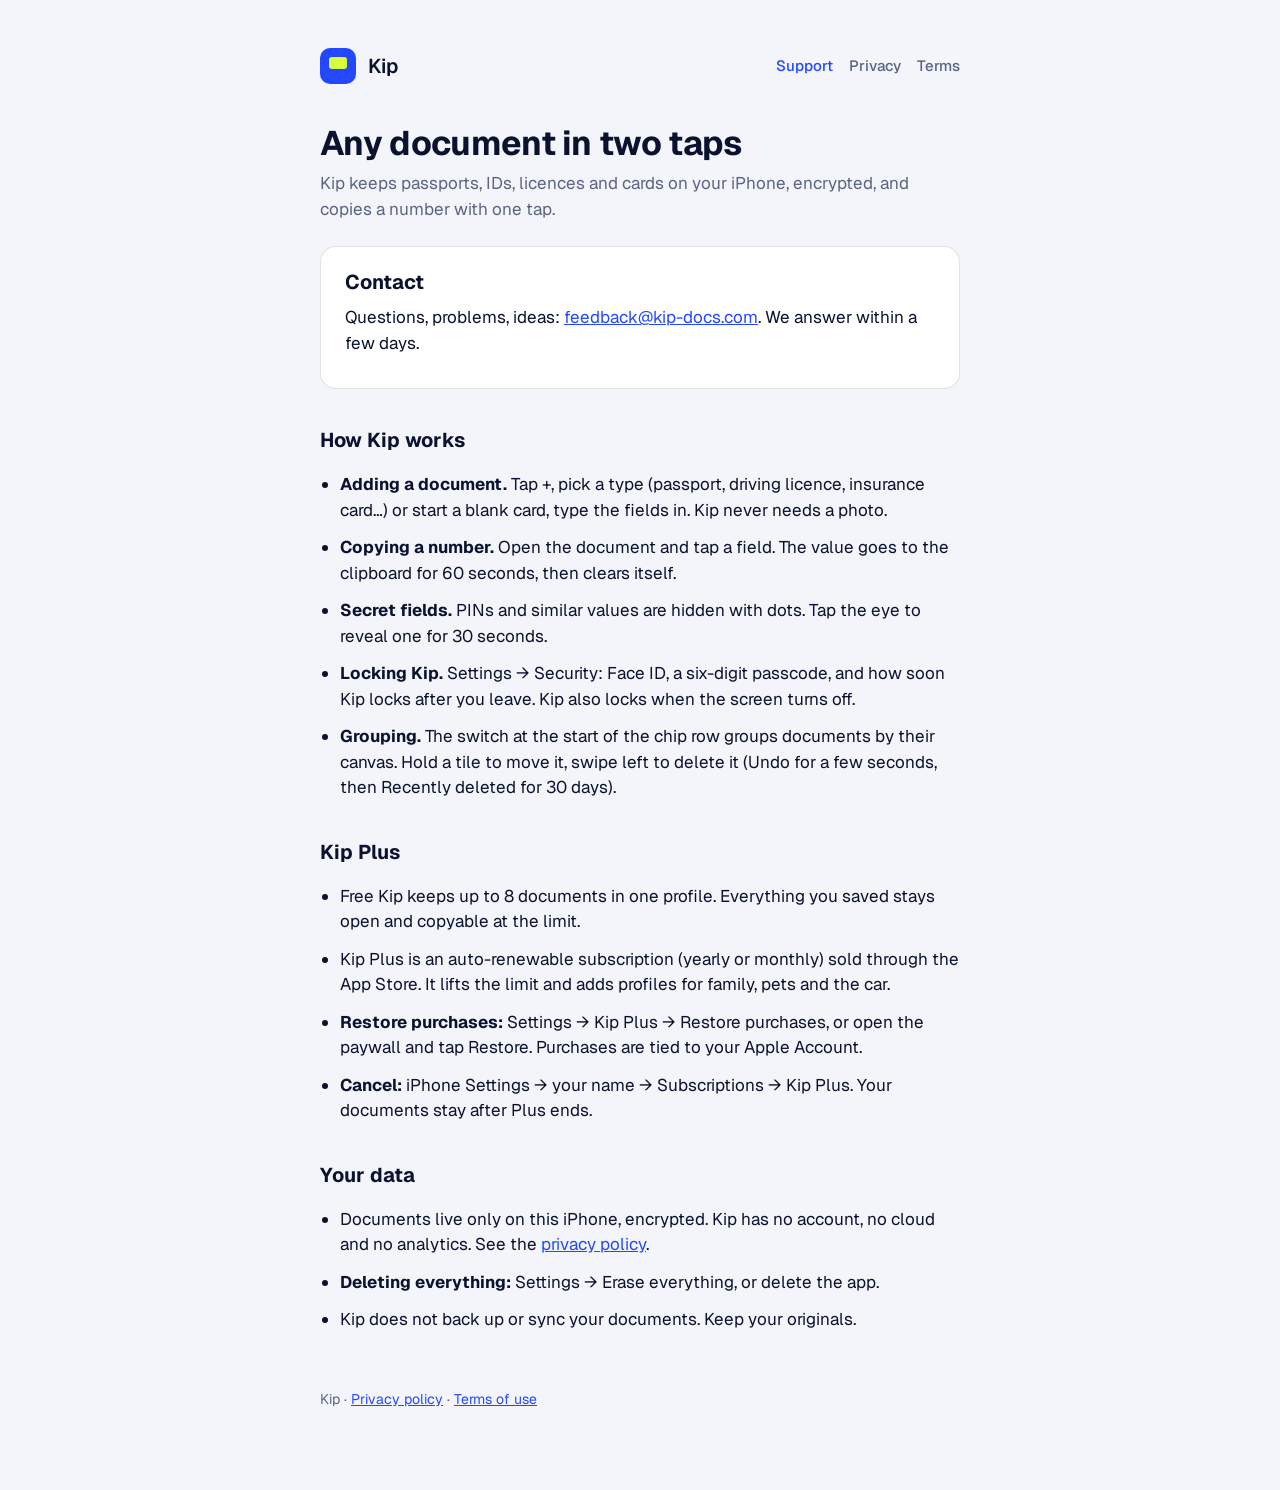
<file: index.html>
<!doctype html>
<html lang="en">
<head>
<meta charset="utf-8">
<meta name="viewport" content="width=device-width, initial-scale=1">
<title>Kip · Support</title>
<link rel="preconnect" href="https://fonts.googleapis.com">
<link href="https://fonts.googleapis.com/css2?family=Geist:wght@400;500;600;700&display=swap" rel="stylesheet">
<link rel="stylesheet" href="styles.css">
</head>
<body>
<main>
<header><span class="mark" aria-hidden="true"></span><a href="./">Kip</a>
<nav><a href="./" aria-current="page">Support</a><a href="privacy.html">Privacy</a><a href="terms.html">Terms</a></nav></header>

<h1>Any document in two taps</h1>
<p class="lede">Kip keeps passports, IDs, licences and cards on your iPhone, encrypted, and copies a number with one tap.</p>

<div class="card">
<h2 style="margin-top:0">Contact</h2>
<p>Questions, problems, ideas: <a href="mailto:feedback@kip-docs.com">feedback@kip-docs.com</a>. We answer within a few days.</p>
</div>

<h2>How Kip works</h2>
<ul>
<li><strong>Adding a document.</strong> Tap +, pick a type (passport, driving licence, insurance card…) or start a blank card, type the fields in. Kip never needs a photo.</li>
<li><strong>Copying a number.</strong> Open the document and tap a field. The value goes to the clipboard for 60 seconds, then clears itself.</li>
<li><strong>Secret fields.</strong> PINs and similar values are hidden with dots. Tap the eye to reveal one for 30 seconds.</li>
<li><strong>Locking Kip.</strong> Settings → Security: Face ID, a six-digit passcode, and how soon Kip locks after you leave. Kip also locks when the screen turns off.</li>
<li><strong>Grouping.</strong> The switch at the start of the chip row groups documents by their canvas. Hold a tile to move it, swipe left to delete it (Undo for a few seconds, then Recently deleted for 30 days).</li>
</ul>

<h2>Kip Plus</h2>
<ul>
<li>Free Kip keeps up to 8 documents in one profile. Everything you saved stays open and copyable at the limit.</li>
<li>Kip Plus is an auto-renewable subscription (yearly or monthly) sold through the App Store. It lifts the limit and adds profiles for family, pets and the car.</li>
<li><strong>Restore purchases:</strong> Settings → Kip Plus → Restore purchases, or open the paywall and tap Restore. Purchases are tied to your Apple Account.</li>
<li><strong>Cancel:</strong> iPhone Settings → your name → Subscriptions → Kip Plus. Your documents stay after Plus ends.</li>
</ul>

<h2>Your data</h2>
<ul>
<li>Documents live only on this iPhone, encrypted. Kip has no account, no cloud and no analytics. See the <a href="privacy.html">privacy policy</a>.</li>
<li><strong>Deleting everything:</strong> Settings → Erase everything, or delete the app.</li>
<li>Kip does not back up or sync your documents. Keep your originals.</li>
</ul>

<footer>Kip · <a href="privacy.html">Privacy policy</a> · <a href="terms.html">Terms of use</a></footer>
</main>
</body>
</html>
</file>
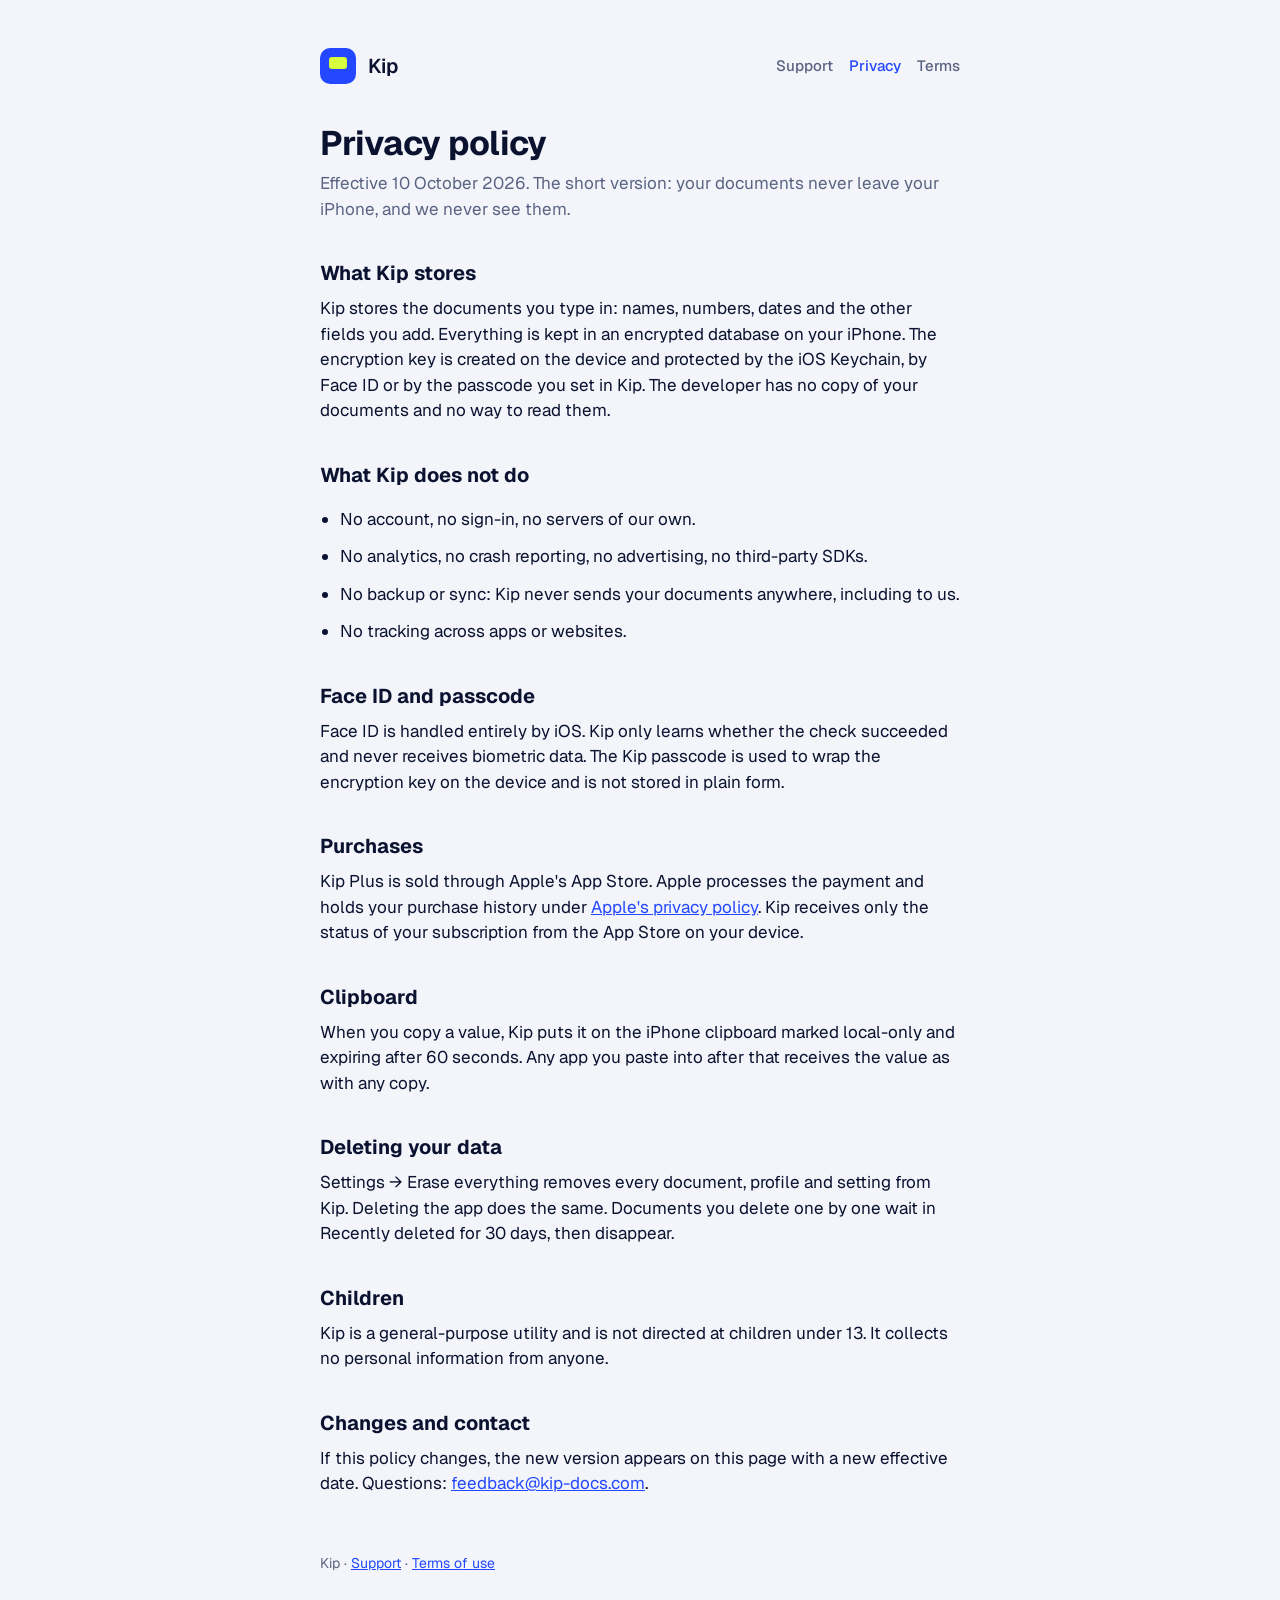
<file: privacy.html>
<!doctype html>
<html lang="en">
<head>
<meta charset="utf-8">
<meta name="viewport" content="width=device-width, initial-scale=1">
<title>Kip · Privacy policy</title>
<link rel="preconnect" href="https://fonts.googleapis.com">
<link href="https://fonts.googleapis.com/css2?family=Geist:wght@400;500;600;700&display=swap" rel="stylesheet">
<link rel="stylesheet" href="styles.css">
</head>
<body>
<main>
<header><span class="mark" aria-hidden="true"></span><a href="./">Kip</a>
<nav><a href="./">Support</a><a href="privacy.html" aria-current="page">Privacy</a><a href="terms.html">Terms</a></nav></header>

<h1>Privacy policy</h1>
<p class="lede">Effective 10 October 2026. The short version: your documents never leave your iPhone, and we never see them.</p>

<h2>What Kip stores</h2>
<p>Kip stores the documents you type in: names, numbers, dates and the other fields you add. Everything is kept in an encrypted database on your iPhone. The encryption key is created on the device and protected by the iOS Keychain, by Face ID or by the passcode you set in Kip. The developer has no copy of your documents and no way to read them.</p>

<h2>What Kip does not do</h2>
<ul>
<li>No account, no sign-in, no servers of our own.</li>
<li>No analytics, no crash reporting, no advertising, no third-party SDKs.</li>
<li>No backup or sync: Kip never sends your documents anywhere, including to us.</li>
<li>No tracking across apps or websites.</li>
</ul>

<h2>Face ID and passcode</h2>
<p>Face ID is handled entirely by iOS. Kip only learns whether the check succeeded and never receives biometric data. The Kip passcode is used to wrap the encryption key on the device and is not stored in plain form.</p>

<h2>Purchases</h2>
<p>Kip Plus is sold through Apple's App Store. Apple processes the payment and holds your purchase history under <a href="https://www.apple.com/legal/privacy/">Apple's privacy policy</a>. Kip receives only the status of your subscription from the App Store on your device.</p>

<h2>Clipboard</h2>
<p>When you copy a value, Kip puts it on the iPhone clipboard marked local-only and expiring after 60 seconds. Any app you paste into after that receives the value as with any copy.</p>

<h2>Deleting your data</h2>
<p>Settings → Erase everything removes every document, profile and setting from Kip. Deleting the app does the same. Documents you delete one by one wait in Recently deleted for 30 days, then disappear.</p>

<h2>Children</h2>
<p>Kip is a general-purpose utility and is not directed at children under 13. It collects no personal information from anyone.</p>

<h2>Changes and contact</h2>
<p>If this policy changes, the new version appears on this page with a new effective date. Questions: <a href="mailto:feedback@kip-docs.com">feedback@kip-docs.com</a>.</p>

<footer>Kip · <a href="./">Support</a> · <a href="terms.html">Terms of use</a></footer>
</main>
</body>
</html>
</file>
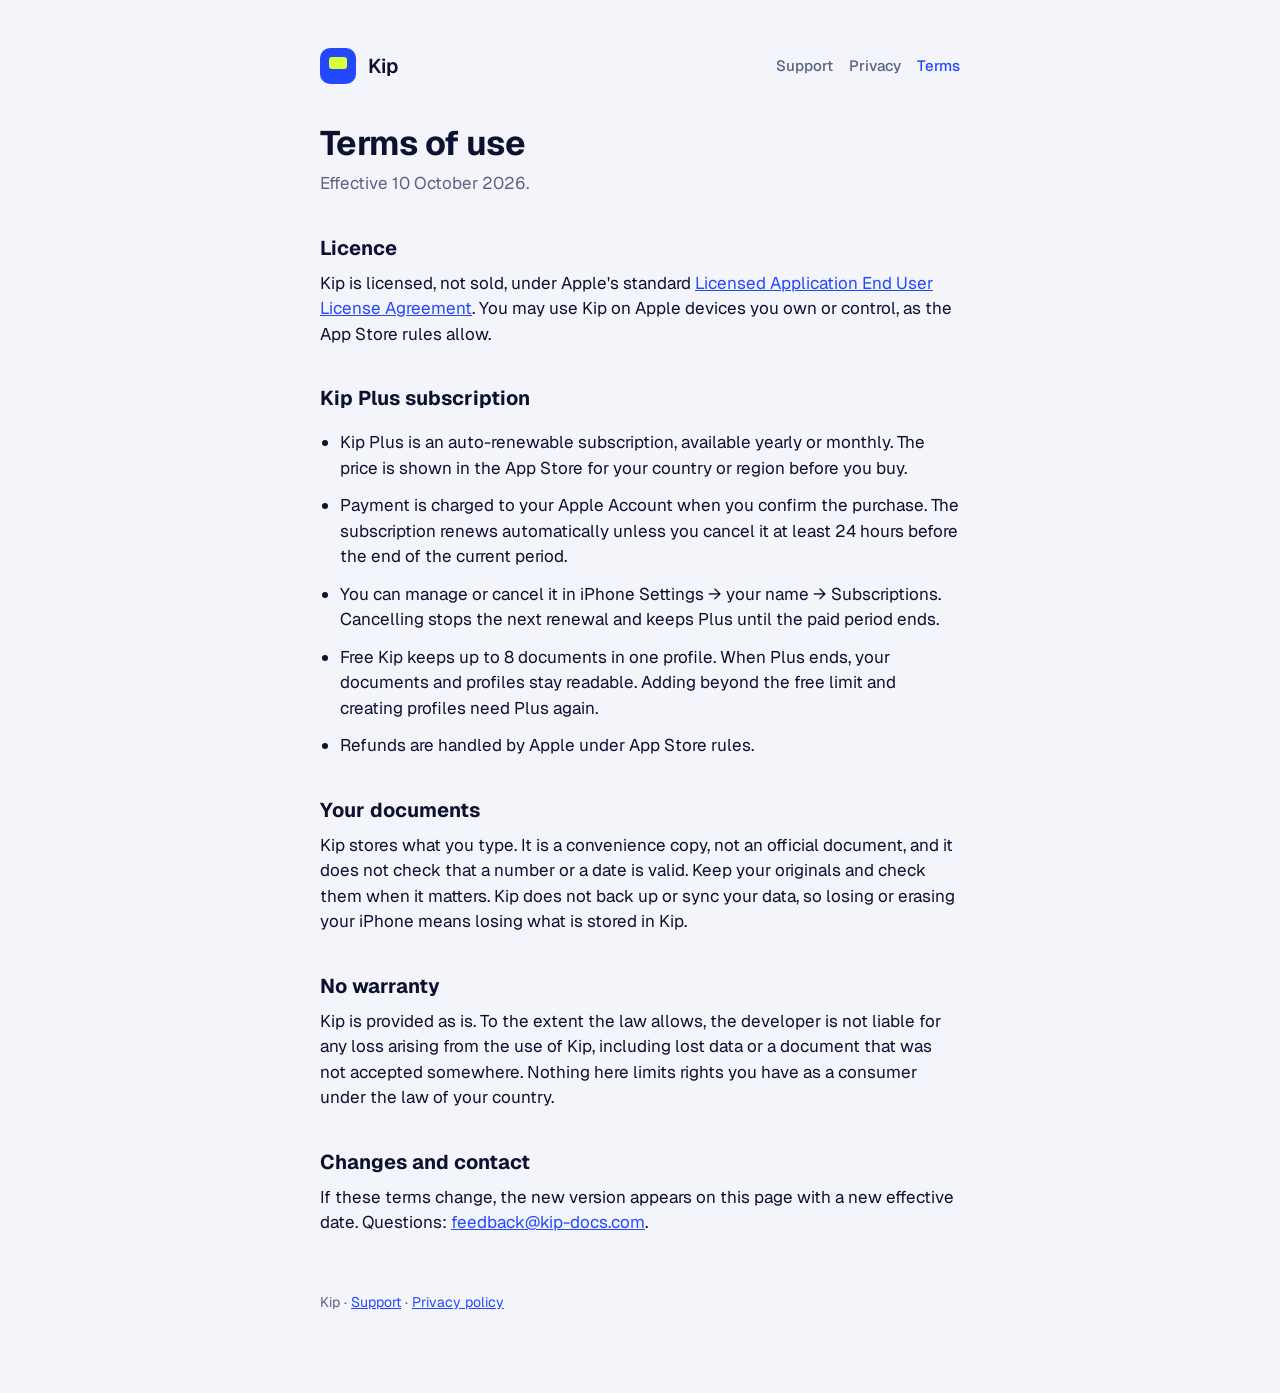
<file: terms.html>
<!doctype html>
<html lang="en">
<head>
<meta charset="utf-8">
<meta name="viewport" content="width=device-width, initial-scale=1">
<title>Kip · Terms of use</title>
<link rel="preconnect" href="https://fonts.googleapis.com">
<link href="https://fonts.googleapis.com/css2?family=Geist:wght@400;500;600;700&display=swap" rel="stylesheet">
<link rel="stylesheet" href="styles.css">
</head>
<body>
<main>
<header><span class="mark" aria-hidden="true"></span><a href="./">Kip</a>
<nav><a href="./">Support</a><a href="privacy.html">Privacy</a><a href="terms.html" aria-current="page">Terms</a></nav></header>

<h1>Terms of use</h1>
<p class="lede">Effective 10 October 2026.</p>

<h2>Licence</h2>
<p>Kip is licensed, not sold, under Apple's standard <a href="https://www.apple.com/legal/internet-services/itunes/dev/stdeula/">Licensed Application End User License Agreement</a>. You may use Kip on Apple devices you own or control, as the App Store rules allow.</p>

<h2>Kip Plus subscription</h2>
<ul>
<li>Kip Plus is an auto-renewable subscription, available yearly or monthly. The price is shown in the App Store for your country or region before you buy.</li>
<li>Payment is charged to your Apple Account when you confirm the purchase. The subscription renews automatically unless you cancel it at least 24 hours before the end of the current period.</li>
<li>You can manage or cancel it in iPhone Settings → your name → Subscriptions. Cancelling stops the next renewal and keeps Plus until the paid period ends.</li>
<li>Free Kip keeps up to 8 documents in one profile. When Plus ends, your documents and profiles stay readable. Adding beyond the free limit and creating profiles need Plus again.</li>
<li>Refunds are handled by Apple under App Store rules.</li>
</ul>

<h2>Your documents</h2>
<p>Kip stores what you type. It is a convenience copy, not an official document, and it does not check that a number or a date is valid. Keep your originals and check them when it matters. Kip does not back up or sync your data, so losing or erasing your iPhone means losing what is stored in Kip.</p>

<h2>No warranty</h2>
<p>Kip is provided as is. To the extent the law allows, the developer is not liable for any loss arising from the use of Kip, including lost data or a document that was not accepted somewhere. Nothing here limits rights you have as a consumer under the law of your country.</p>

<h2>Changes and contact</h2>
<p>If these terms change, the new version appears on this page with a new effective date. Questions: <a href="mailto:feedback@kip-docs.com">feedback@kip-docs.com</a>.</p>

<footer>Kip · <a href="./">Support</a> · <a href="privacy.html">Privacy policy</a></footer>
</main>
</body>
</html>
</file>
<file: styles.css>
:root {
  --bg: #f3f5fa; --surface: #ffffff; --ink: #0a1230; --muted: #5a6482; --line: rgba(10, 18, 48, 0.12);
  --electric: #2448ff; --volt: #d7ff3d;
}
@media (prefers-color-scheme: dark) {
  :root { --bg: #0a1230; --surface: #141b3a; --ink: #f3f5fa; --muted: #a9b2cc; --line: rgba(243, 245, 250, 0.14); }
}
* { box-sizing: border-box; }
body { margin: 0; background: var(--bg); color: var(--ink); font: 17px/1.5 Geist, -apple-system, system-ui, sans-serif; }
main { max-width: 680px; margin: 0 auto; padding: 48px 20px 80px; }
header { display: flex; align-items: center; gap: 12px; margin-bottom: 40px; }
header a { color: var(--ink); text-decoration: none; font-weight: 600; font-size: 20px; }
.mark { width: 36px; height: 36px; border-radius: 10px; background: var(--electric); position: relative; }
.mark::after { content: ""; position: absolute; left: 9px; top: 9px; width: 18px; height: 12px; border-radius: 3px; background: var(--volt); }
nav { margin-left: auto; display: flex; gap: 16px; }
nav a { font-size: 15px; font-weight: 500; color: var(--muted); }
nav a[aria-current] { color: var(--electric); }
h1 { font-size: 34px; line-height: 1.15; letter-spacing: -0.02em; margin: 0 0 8px; }
h2 { font-size: 20px; margin: 36px 0 8px; }
.lede { color: var(--muted); margin: 0 0 24px; }
p, li { margin: 0 0 12px; }
ul { padding-left: 20px; }
.card { background: var(--surface); border: 1px solid var(--line); border-radius: 16px; padding: 20px 24px; margin: 16px 0; }
a { color: var(--electric); }
footer { margin-top: 56px; color: var(--muted); font-size: 14px; }
</file>
